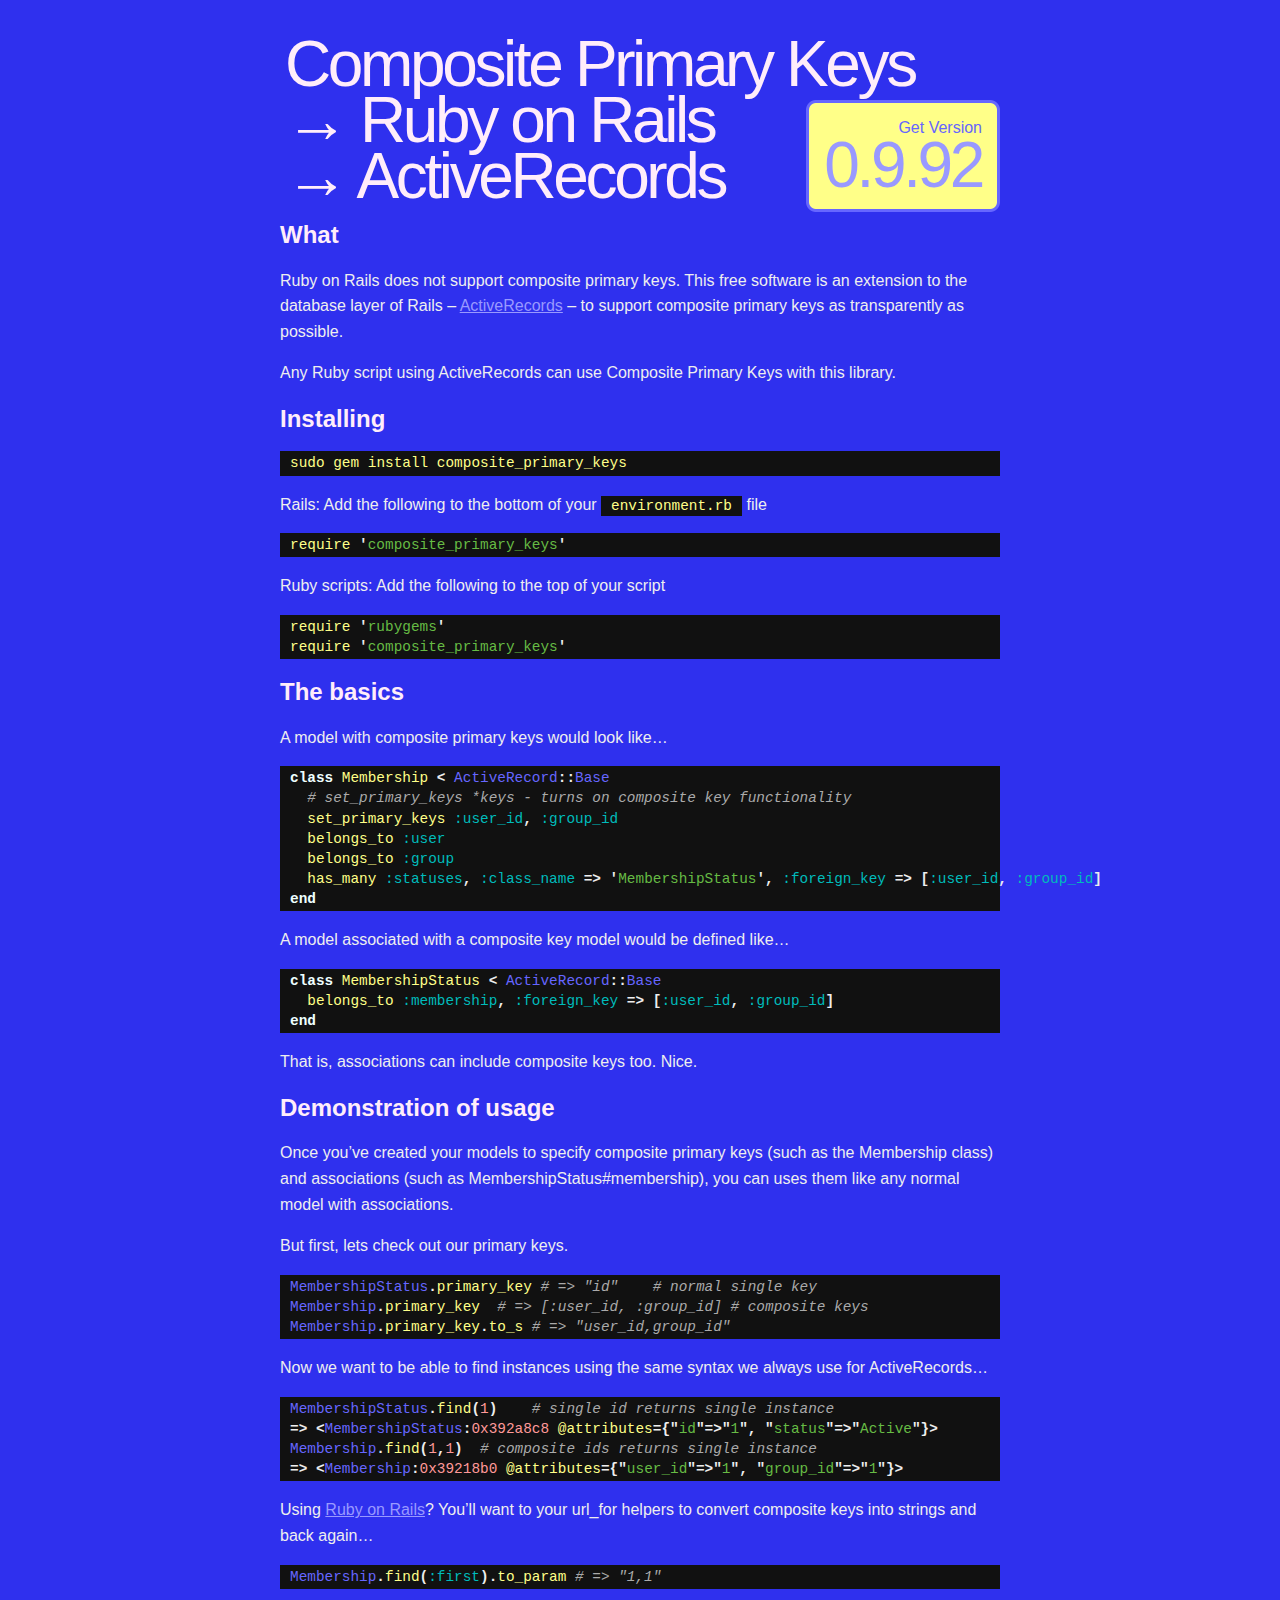
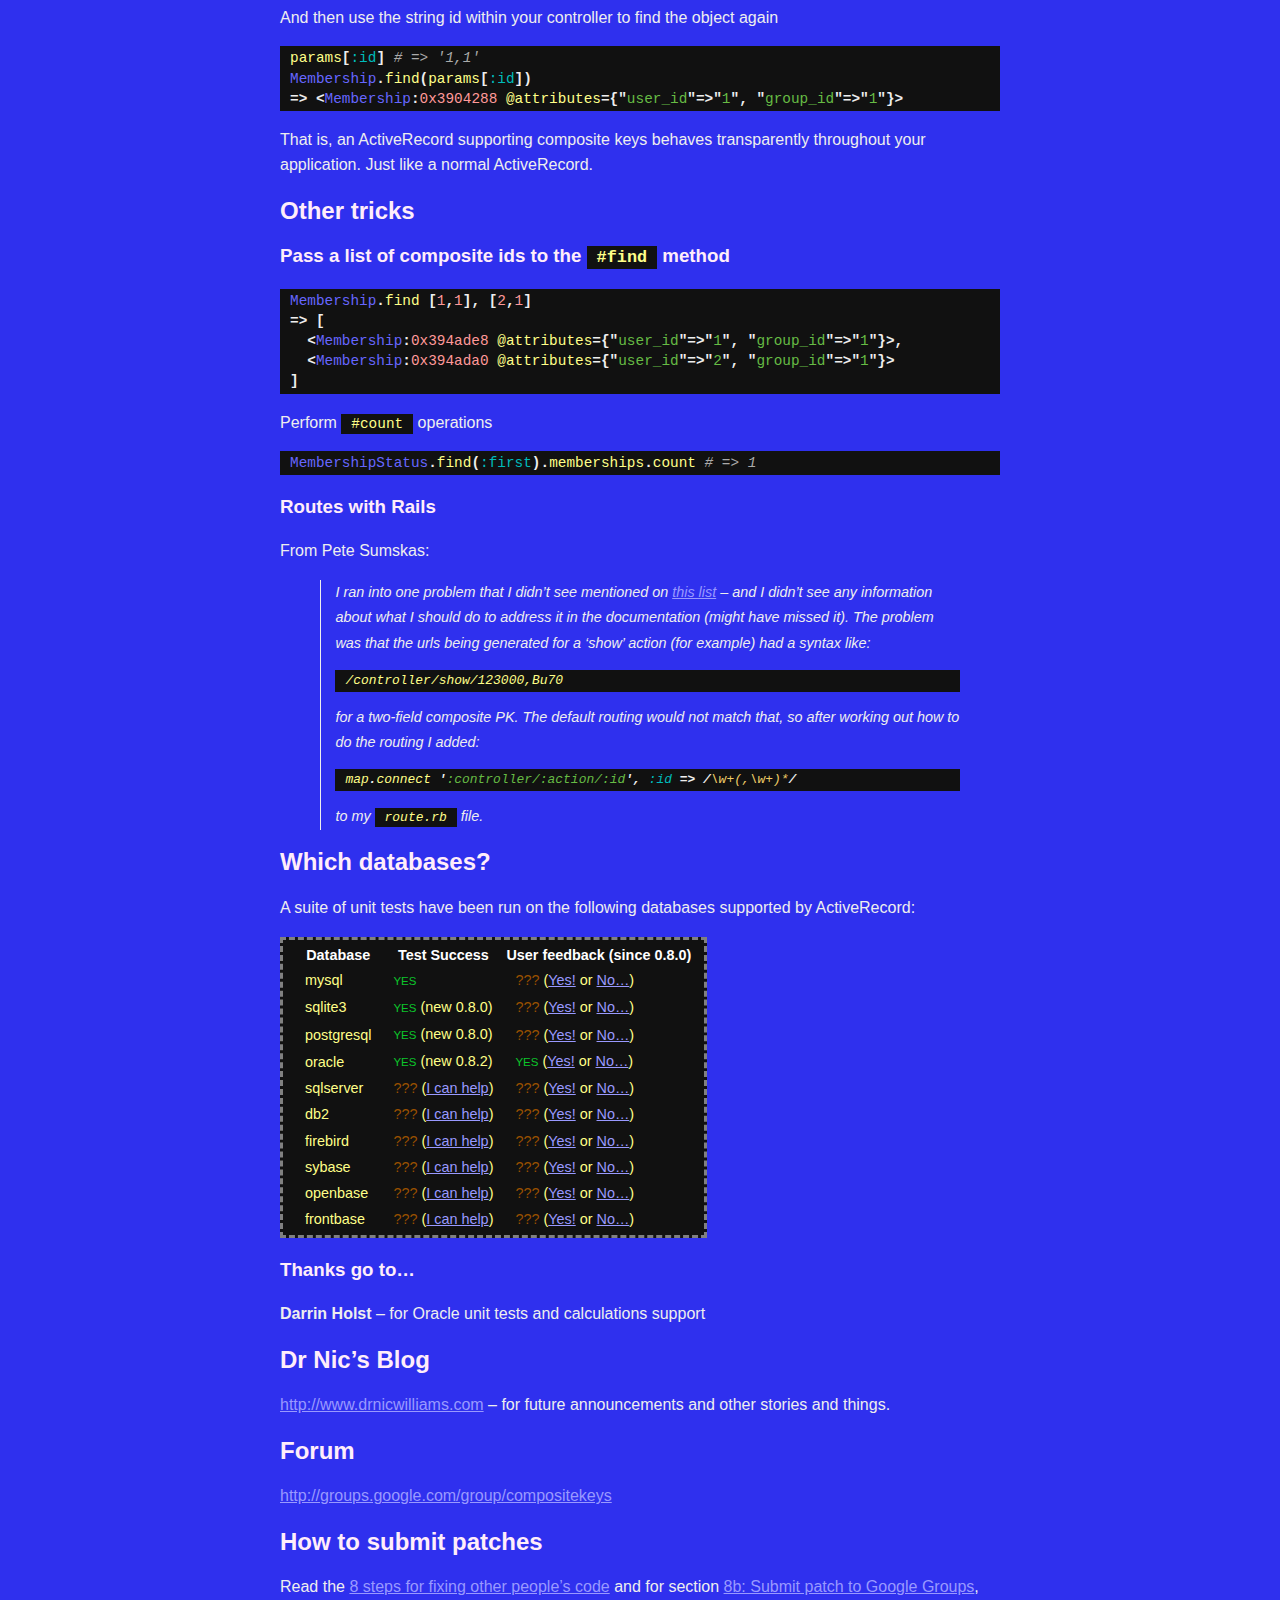
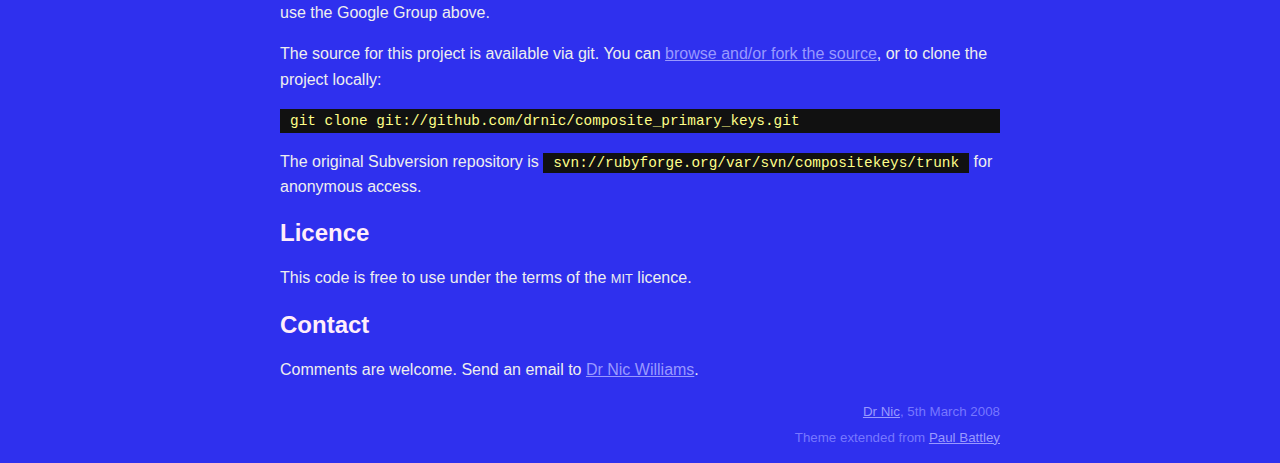
<file: vendor/plugins/composite_primary_keys/website/index.html>
<!DOCTYPE html PUBLIC "-//W3C//DTD XHTML 1.0 Strict//EN"
"http://www.w3.org/TR/xhtml1/DTD/xhtml1-strict.dtd">
<html xmlns="http://www.w3.org/1999/xhtml" xml:lang="en" lang="en">
<head>
  <link rel="stylesheet" href="stylesheets/screen.css" type="text/css" media="screen" />
  <meta http-equiv="Content-Type" content="text/html; charset=utf-8" />
  <title>
      Composite Primary Keys
  </title>
  <script src="javascripts/rounded_corners_lite.inc.js" type="text/javascript"></script>
<style>

</style>
  <script type="text/javascript">
    window.onload = function() {
      settings = {
          tl: { radius: 10 },
          tr: { radius: 10 },
          bl: { radius: 10 },
          br: { radius: 10 },
          antiAlias: true,
          autoPad: true,
          validTags: ["div"]
      }
      var versionBox = new curvyCorners(settings, document.getElementById("version"));
      versionBox.applyCornersToAll();
    }
  </script>
</head>
<body>
<div id="main">

    <h1>Composite Primary Keys</h1>
    <div id="version" class="clickable" onclick='document.location = "http://rubyforge.org/projects/compositekeys"; return false'>
      Get Version
      <a href="http://rubyforge.org/projects/compositekeys" class="numbers">0.9.92</a>
    </div>
    <h1>&#x2192; Ruby on Rails</h1>


	<h1>&#x2192; ActiveRecords</h1>


	<h2>What</h2>


	<p>Ruby on Rails does not support composite primary keys. This free software is an extension 
to the database layer of Rails &#8211; <a href="http://wiki.rubyonrails.com/rails/pages/ActiveRecord">ActiveRecords</a> &#8211; to support composite primary keys as transparently as possible.</p>


	<p>Any Ruby script using ActiveRecords can use Composite Primary Keys with this library.</p>


	<h2>Installing</h2>


	<p><pre class="syntax"><span class="ident">sudo</span> <span class="ident">gem</span> <span class="ident">install</span> <span class="ident">composite_primary_keys</span></pre></p>


	<p>Rails: Add the following to the bottom of your <code>environment.rb</code> file</p>


	<p><pre class="syntax"><span class="ident">require</span> <span class="punct">'</span><span class="string">composite_primary_keys</span><span class="punct">'</span></pre></p>


	<p>Ruby scripts: Add the following to the top of your script</p>


	<p><pre class="syntax"><span class="ident">require</span> <span class="punct">'</span><span class="string">rubygems</span><span class="punct">'</span>
<span class="ident">require</span> <span class="punct">'</span><span class="string">composite_primary_keys</span><span class="punct">'</span></pre></p>


	<h2>The basics</h2>


	<p>A model with composite primary keys would look like&#8230;</p>


	<p><pre class="syntax"><span class="keyword">class </span><span class="class">Membership</span> <span class="punct">&lt;</span> <span class="constant">ActiveRecord</span><span class="punct">::</span><span class="constant">Base</span>
  <span class="comment"># set_primary_keys *keys - turns on composite key functionality</span>
  <span class="ident">set_primary_keys</span> <span class="symbol">:user_id</span><span class="punct">,</span> <span class="symbol">:group_id</span>
  <span class="ident">belongs_to</span> <span class="symbol">:user</span>
  <span class="ident">belongs_to</span> <span class="symbol">:group</span>
  <span class="ident">has_many</span> <span class="symbol">:statuses</span><span class="punct">,</span> <span class="symbol">:class_name</span> <span class="punct">=&gt;</span> <span class="punct">'</span><span class="string">MembershipStatus</span><span class="punct">',</span> <span class="symbol">:foreign_key</span> <span class="punct">=&gt;</span> <span class="punct">[</span><span class="symbol">:user_id</span><span class="punct">,</span> <span class="symbol">:group_id</span><span class="punct">]</span>
<span class="keyword">end</span></pre></p>


	<p>A model associated with a composite key model would be defined like&#8230;</p>


	<p><pre class="syntax"><span class="keyword">class </span><span class="class">MembershipStatus</span> <span class="punct">&lt;</span> <span class="constant">ActiveRecord</span><span class="punct">::</span><span class="constant">Base</span>
  <span class="ident">belongs_to</span> <span class="symbol">:membership</span><span class="punct">,</span> <span class="symbol">:foreign_key</span> <span class="punct">=&gt;</span> <span class="punct">[</span><span class="symbol">:user_id</span><span class="punct">,</span> <span class="symbol">:group_id</span><span class="punct">]</span>
<span class="keyword">end</span></pre></p>


	<p>That is, associations can include composite keys too. Nice.</p>


	<h2>Demonstration of usage</h2>


	<p>Once you&#8217;ve created your models to specify composite primary keys (such as the Membership class) and associations (such as MembershipStatus#membership), you can uses them like any normal model with associations.</p>


	<p>But first, lets check out our primary keys.</p>


	<p><pre class="syntax"><span class="constant">MembershipStatus</span><span class="punct">.</span><span class="ident">primary_key</span> <span class="comment"># =&gt; &quot;id&quot;    # normal single key</span>
<span class="constant">Membership</span><span class="punct">.</span><span class="ident">primary_key</span>  <span class="comment"># =&gt; [:user_id, :group_id] # composite keys</span>
<span class="constant">Membership</span><span class="punct">.</span><span class="ident">primary_key</span><span class="punct">.</span><span class="ident">to_s</span> <span class="comment"># =&gt; &quot;user_id,group_id&quot;</span></pre></p>


	<p>Now we want to be able to find instances using the same syntax we always use for ActiveRecords&#8230;</p>


	<p><pre class="syntax"><span class="constant">MembershipStatus</span><span class="punct">.</span><span class="ident">find</span><span class="punct">(</span><span class="number">1</span><span class="punct">)</span>    <span class="comment"># single id returns single instance</span>
<span class="punct">=&gt;</span> <span class="punct">&lt;</span><span class="constant">MembershipStatus</span><span class="punct">:</span><span class="number">0x392a8c8</span> <span class="attribute">@attributes</span><span class="punct">={&quot;</span><span class="string">id</span><span class="punct">&quot;=&gt;&quot;</span><span class="string">1</span><span class="punct">&quot;,</span> <span class="punct">&quot;</span><span class="string">status</span><span class="punct">&quot;=&gt;&quot;</span><span class="string">Active</span><span class="punct">&quot;}&gt;</span>
<span class="constant">Membership</span><span class="punct">.</span><span class="ident">find</span><span class="punct">(</span><span class="number">1</span><span class="punct">,</span><span class="number">1</span><span class="punct">)</span>  <span class="comment"># composite ids returns single instance</span>
<span class="punct">=&gt;</span> <span class="punct">&lt;</span><span class="constant">Membership</span><span class="punct">:</span><span class="number">0x39218b0</span> <span class="attribute">@attributes</span><span class="punct">={&quot;</span><span class="string">user_id</span><span class="punct">&quot;=&gt;&quot;</span><span class="string">1</span><span class="punct">&quot;,</span> <span class="punct">&quot;</span><span class="string">group_id</span><span class="punct">&quot;=&gt;&quot;</span><span class="string">1</span><span class="punct">&quot;}&gt;</span></pre></p>


	<p>Using <a href="http://www.rubyonrails.org">Ruby on Rails</a>? You&#8217;ll want to your url_for helpers
to convert composite keys into strings and back again&#8230;</p>


	<p><pre class="syntax"><span class="constant">Membership</span><span class="punct">.</span><span class="ident">find</span><span class="punct">(</span><span class="symbol">:first</span><span class="punct">).</span><span class="ident">to_param</span> <span class="comment"># =&gt; &quot;1,1&quot;</span></pre></p>


	<p>And then use the string id within your controller to find the object again</p>


	<p><pre class="syntax"><span class="ident">params</span><span class="punct">[</span><span class="symbol">:id</span><span class="punct">]</span> <span class="comment"># =&gt; '1,1'</span>
<span class="constant">Membership</span><span class="punct">.</span><span class="ident">find</span><span class="punct">(</span><span class="ident">params</span><span class="punct">[</span><span class="symbol">:id</span><span class="punct">])</span>
<span class="punct">=&gt;</span> <span class="punct">&lt;</span><span class="constant">Membership</span><span class="punct">:</span><span class="number">0x3904288</span> <span class="attribute">@attributes</span><span class="punct">={&quot;</span><span class="string">user_id</span><span class="punct">&quot;=&gt;&quot;</span><span class="string">1</span><span class="punct">&quot;,</span> <span class="punct">&quot;</span><span class="string">group_id</span><span class="punct">&quot;=&gt;&quot;</span><span class="string">1</span><span class="punct">&quot;}&gt;</span></pre></p>


	<p>That is, an ActiveRecord supporting composite keys behaves transparently
throughout your application. Just like a normal ActiveRecord.</p>


	<h2>Other tricks</h2>


	<h3>Pass a list of composite ids to the <code>#find</code> method</h3>


	<p><pre class="syntax"><span class="constant">Membership</span><span class="punct">.</span><span class="ident">find</span> <span class="punct">[</span><span class="number">1</span><span class="punct">,</span><span class="number">1</span><span class="punct">],</span> <span class="punct">[</span><span class="number">2</span><span class="punct">,</span><span class="number">1</span><span class="punct">]</span>
<span class="punct">=&gt;</span> <span class="punct">[</span>
  <span class="punct">&lt;</span><span class="constant">Membership</span><span class="punct">:</span><span class="number">0x394ade8</span> <span class="attribute">@attributes</span><span class="punct">={&quot;</span><span class="string">user_id</span><span class="punct">&quot;=&gt;&quot;</span><span class="string">1</span><span class="punct">&quot;,</span> <span class="punct">&quot;</span><span class="string">group_id</span><span class="punct">&quot;=&gt;&quot;</span><span class="string">1</span><span class="punct">&quot;}&gt;,</span> 
  <span class="punct">&lt;</span><span class="constant">Membership</span><span class="punct">:</span><span class="number">0x394ada0</span> <span class="attribute">@attributes</span><span class="punct">={&quot;</span><span class="string">user_id</span><span class="punct">&quot;=&gt;&quot;</span><span class="string">2</span><span class="punct">&quot;,</span> <span class="punct">&quot;</span><span class="string">group_id</span><span class="punct">&quot;=&gt;&quot;</span><span class="string">1</span><span class="punct">&quot;}&gt;</span>
<span class="punct">]</span></pre></p>


	<p>Perform <code>#count</code> operations</p>


	<p><pre class="syntax"><span class="constant">MembershipStatus</span><span class="punct">.</span><span class="ident">find</span><span class="punct">(</span><span class="symbol">:first</span><span class="punct">).</span><span class="ident">memberships</span><span class="punct">.</span><span class="ident">count</span> <span class="comment"># =&gt; 1</span></pre></p>


	<h3>Routes with Rails</h3>


	<p>From Pete Sumskas:</p>


<blockquote>
    I ran into one problem that I didn&#8217;t see mentioned on <a href="http://groups.google.com/group/compositekeys">this list</a> &#8211; 
    and I    didn&#8217;t see any information about what I should do to address it in the
    documentation (might have missed it).

    The problem was that the urls being generated for a &#8216;show&#8217; action (for
    example) had a syntax like:

    <pre>/controller/show/123000,Bu70</pre>

    for a two-field composite PK. The default routing would not match that,
    so after working out how to do the routing I added:

    <pre class="syntax"><span class="ident">map</span><span class="punct">.</span><span class="ident">connect</span> <span class="punct">'</span><span class="string">:controller/:action/:id</span><span class="punct">',</span> <span class="symbol">:id</span> <span class="punct">=&gt;</span> <span class="punct">/</span><span class="regex"><span class="escape">\w</span>+(,<span class="escape">\w</span>+)*</span><span class="punct">/</span></pre>

    to my <code>route.rb</code> file.

</blockquote>

	<p><a name="dbs"></a></p>


	<h2>Which databases?</h2>


	<p>A suite of unit tests have been run on the following databases supported by ActiveRecord:</p>


	<table>
		<tr>
			<th>Database</th>
			<th>Test Success</th>
			<th>User feedback (since 0.8.0)</th>
		</tr>
		<tr>
			<td>mysql     </td>
			<td><span class=success><span class="caps">YES</span></span></td>
			<td><span class=unknown>???</span> (<a href="mailto:compositekeys@googlegroups.com?subject=Mysql+is+working">Yes!</a> or <a href="mailto:compositekeys@googlegroups.com?subject=Mysql+is+failing">No&#8230;</a>)</td>
		</tr>
		<tr>
			<td>sqlite3   </td>
			<td><span class=success><span class="caps">YES</span></span> (new 0.8.0)</td>
			<td><span class=unknown>???</span> (<a href="mailto:compositekeys@googlegroups.com?subject=Sqlite3+is+working">Yes!</a> or <a href="mailto:compositekeys@googlegroups.com?subject=Sqlite3+is+failing">No&#8230;</a>)</td>
		</tr>
		<tr>
			<td>postgresql</td>
			<td><span class=success><span class="caps">YES</span></span> (new 0.8.0)</td>
			<td><span class=unknown>???</span> (<a href="mailto:compositekeys@googlegroups.com?subject=Postgresql+is+working">Yes!</a> or <a href="mailto:compositekeys@googlegroups.com?subject=Postgresql+is+failing">No&#8230;</a>)</td>
		</tr>
		<tr>
			<td>oracle    </td>
			<td><span class=success><span class="caps">YES</span></span> (new 0.8.2)</td>
			<td><span class=success><span class="caps">YES</span></span> (<a href="mailto:compositekeys@googlegroups.com?subject=Oracle+is+working">Yes!</a> or <a href="mailto:compositekeys@googlegroups.com?subject=Oracle+is+failing">No&#8230;</a>)</td>
		</tr>
		<tr>
			<td>sqlserver </td>
			<td><span class=unknown>???</span> (<a href="mailto:compositekeys@googlegroups.com?subject=Help+with+SQLServer">I can help</a>)</td>
			<td><span class=unknown>???</span> (<a href="mailto:compositekeys@googlegroups.com?subject=SQLServer+is+working">Yes!</a> or <a href="mailto:compositekeys@googlegroups.com?subject=SQLServer+is+failing">No&#8230;</a>)</td>
		</tr>
		<tr>
			<td>db2       </td>
			<td><span class=unknown>???</span> (<a href="mailto:compositekeys@googlegroups.com?subject=Help+with+DB2">I can help</a>)</td>
			<td><span class=unknown>???</span> (<a href="mailto:compositekeys@googlegroups.com?subject=DB2+is+working">Yes!</a> or <a href="mailto:compositekeys@googlegroups.com?subject=DB2+is+failing">No&#8230;</a>)</td>
		</tr>
		<tr>
			<td>firebird  </td>
			<td><span class=unknown>???</span> (<a href="mailto:compositekeys@googlegroups.com?subject=Help+with+Firebird">I can help</a>)</td>
			<td><span class=unknown>???</span> (<a href="mailto:compositekeys@googlegroups.com?subject=Firebird+is+working">Yes!</a> or <a href="mailto:compositekeys@googlegroups.com?subject=Firebird+is+failing">No&#8230;</a>)</td>
		</tr>
		<tr>
			<td>sybase    </td>
			<td><span class=unknown>???</span> (<a href="mailto:compositekeys@googlegroups.com?subject=Help+with+Sybase">I can help</a>)</td>
			<td><span class=unknown>???</span> (<a href="mailto:compositekeys@googlegroups.com?subject=Sybase+is+working">Yes!</a> or <a href="mailto:compositekeys@googlegroups.com?subject=Sybase+is+failing">No&#8230;</a>)</td>
		</tr>
		<tr>
			<td>openbase  </td>
			<td><span class=unknown>???</span> (<a href="mailto:compositekeys@googlegroups.com?subject=Help+with+Openbase">I can help</a>)</td>
			<td><span class=unknown>???</span> (<a href="mailto:compositekeys@googlegroups.com?subject=Openbase+is+working">Yes!</a> or <a href="mailto:compositekeys@googlegroups.com?subject=Openbase+is+failing">No&#8230;</a>)</td>
		</tr>
		<tr>
			<td>frontbase </td>
			<td><span class=unknown>???</span> (<a href="mailto:compositekeys@googlegroups.com?subject=Help+with+Frontbase">I can help</a>)</td>
			<td><span class=unknown>???</span> (<a href="mailto:compositekeys@googlegroups.com?subject=Frontbase+is+working">Yes!</a> or <a href="mailto:compositekeys@googlegroups.com?subject=Frontbase+is+failing">No&#8230;</a>)</td>
		</tr>
	</table>




	<h3>Thanks go to&#8230;</h3>


	<p><strong>Darrin Holst</strong> &#8211; for Oracle unit tests and calculations support</p>


	<h2>Dr Nic&#8217;s Blog</h2>


	<p><a href="http://www.drnicwilliams.com">http://www.drnicwilliams.com</a> &#8211; for future announcements and
other stories and things.</p>


	<h2>Forum</h2>


	<p><a href="http://groups.google.com/group/compositekeys">http://groups.google.com/group/compositekeys</a></p>


	<h2>How to submit patches</h2>


	<p>Read the <a href="http://drnicwilliams.com/2007/06/01/8-steps-for-fixing-other-peoples-code/">8 steps for fixing other people&#8217;s code</a> and for section <a href="http://drnicwilliams.com/2007/06/01/8-steps-for-fixing-other-peoples-code/#8b-google-groups">8b: Submit patch to Google Groups</a>, use the Google Group above.</p>


	<p>The source for this project is available via git. You can <a href="http://github.com/drnic/composite_primary_keys/tree/master">browse and/or fork the source</a>, or to clone the project locally:</p>


<pre>git clone git://github.com/drnic/composite_primary_keys.git</pre>

	<p>The original Subversion repository is <code>svn://rubyforge.org/var/svn/compositekeys/trunk</code> for anonymous access.</p>


	<h2>Licence</h2>


	<p>This code is free to use under the terms of the <span class="caps">MIT</span> licence.</p>


	<h2>Contact</h2>


	<p>Comments are welcome. Send an email to <a href="mailto:drnicwilliams@gmail.com">Dr Nic Williams</a>.</p>
    <p class="coda">
      <a href="mailto:drnicwilliams@gmail.com">Dr Nic</a>, 5th March 2008<br>
      Theme extended from <a href="http://rb2js.rubyforge.org/">Paul Battley</a>
    </p>
</div>

<script src="http://www.google-analytics.com/urchin.js" type="text/javascript">
</script>
<script type="text/javascript">
_uacct = "UA-567811-2";
urchinTracker();
</script>

</body>
</html>
</file>
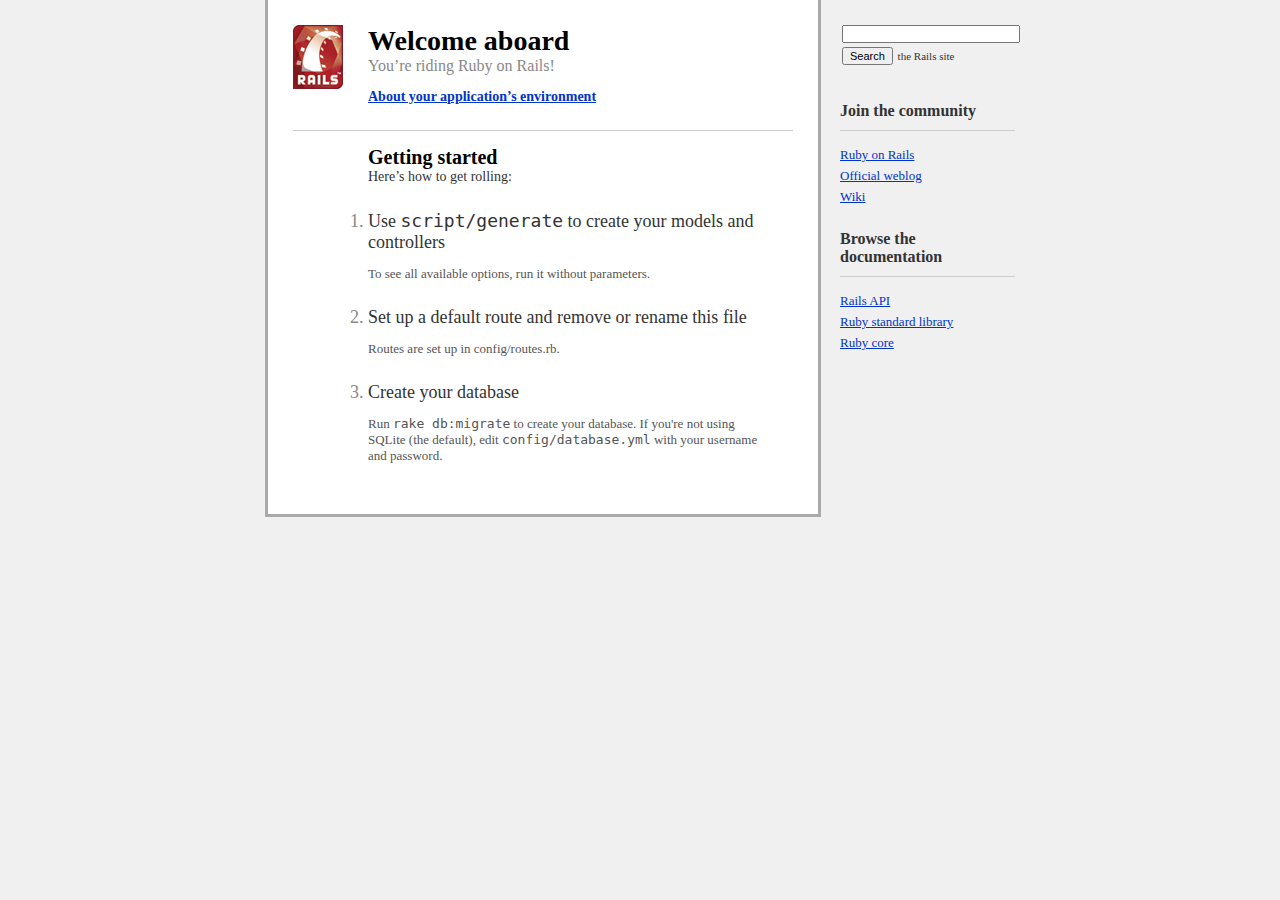
<file: vendor/rails/railties/html/index.html>
<!DOCTYPE html PUBLIC "-//W3C//DTD XHTML 1.0 Transitional//EN"
        "http://www.w3.org/TR/xhtml1/DTD/xhtml1-transitional.dtd">
<html>
  <head>
    <meta http-equiv="Content-type" content="text/html; charset=utf-8" />
    <title>Ruby on Rails: Welcome aboard</title>
    <style type="text/css" media="screen">
      body {
        margin: 0;
        margin-bottom: 25px;
        padding: 0;
        background-color: #f0f0f0;
        font-family: "Lucida Grande", "Bitstream Vera Sans", "Verdana";
        font-size: 13px;
        color: #333;
      }
      
      h1 {
        font-size: 28px;
        color: #000;
      }
      
      a  {color: #03c}
      a:hover {
        background-color: #03c;
        color: white;
        text-decoration: none;
      }
      
      
      #page {
        background-color: #f0f0f0;
        width: 750px;
        margin: 0;
        margin-left: auto;
        margin-right: auto;
      }
      
      #content {
        float: left;
        background-color: white;
        border: 3px solid #aaa;
        border-top: none;
        padding: 25px;
        width: 500px;
      }
      
      #sidebar {
        float: right;
        width: 175px;
      }

      #footer {
        clear: both;
      }
      

      #header, #about, #getting-started {
        padding-left: 75px;
        padding-right: 30px;
      }


      #header {
        background-image: url("images/rails.png");
        background-repeat: no-repeat;
        background-position: top left;
        height: 64px;
      }
      #header h1, #header h2 {margin: 0}
      #header h2 {
        color: #888;
        font-weight: normal;
        font-size: 16px;
      }
      
      
      #about h3 {
        margin: 0;
        margin-bottom: 10px;
        font-size: 14px;
      }
      
      #about-content {
        background-color: #ffd;
        border: 1px solid #fc0;
        margin-left: -11px;
      }
      #about-content table {
        margin-top: 10px;
        margin-bottom: 10px;
        font-size: 11px;
        border-collapse: collapse;
      }
      #about-content td {
        padding: 10px;
        padding-top: 3px;
        padding-bottom: 3px;
      }
      #about-content td.name  {color: #555}
      #about-content td.value {color: #000}
      
      #about-content.failure {
        background-color: #fcc;
        border: 1px solid #f00;
      }
      #about-content.failure p {
        margin: 0;
        padding: 10px;
      }
      
      
      #getting-started {
        border-top: 1px solid #ccc;
        margin-top: 25px;
        padding-top: 15px;
      }
      #getting-started h1 {
        margin: 0;
        font-size: 20px;
      }
      #getting-started h2 {
        margin: 0;
        font-size: 14px;
        font-weight: normal;
        color: #333;
        margin-bottom: 25px;
      }
      #getting-started ol {
        margin-left: 0;
        padding-left: 0;
      }
      #getting-started li {
        font-size: 18px;
        color: #888;
        margin-bottom: 25px;
      }
      #getting-started li h2 {
        margin: 0;
        font-weight: normal;
        font-size: 18px;
        color: #333;
      }
      #getting-started li p {
        color: #555;
        font-size: 13px;
      }
      
      
      #search {
        margin: 0;
        padding-top: 10px;
        padding-bottom: 10px;
        font-size: 11px;
      }
      #search input {
        font-size: 11px;
        margin: 2px;
      }
      #search-text {width: 170px}
      
      
      #sidebar ul {
        margin-left: 0;
        padding-left: 0;
      }
      #sidebar ul h3 {
        margin-top: 25px;
        font-size: 16px;
        padding-bottom: 10px;
        border-bottom: 1px solid #ccc;
      }
      #sidebar li {
        list-style-type: none;
      }
      #sidebar ul.links li {
        margin-bottom: 5px;
      }
      
    </style>
    <script type="text/javascript" src="javascripts/prototype.js"></script>
    <script type="text/javascript" src="javascripts/effects.js"></script>
    <script type="text/javascript">
      function about() {
        if (Element.empty('about-content')) {
          new Ajax.Updater('about-content', 'rails/info/properties', {
            method:     'get',
            onFailure:  function() {Element.classNames('about-content').add('failure')},
            onComplete: function() {new Effect.BlindDown('about-content', {duration: 0.25})}
          });
        } else {
          new Effect[Element.visible('about-content') ? 
            'BlindUp' : 'BlindDown']('about-content', {duration: 0.25});
        }
      }
      
      window.onload = function() {
        $('search-text').value = '';
        $('search').onsubmit = function() {
          $('search-text').value = 'site:rubyonrails.org ' + $F('search-text');
        }
      }
    </script>
  </head>
  <body>
    <div id="page">
      <div id="sidebar">
        <ul id="sidebar-items">
          <li>
            <form id="search" action="http://www.google.com/search" method="get">
              <input type="hidden" name="hl" value="en" />
              <input type="text" id="search-text" name="q" value="site:rubyonrails.org " />
              <input type="submit" value="Search" /> the Rails site
            </form>
          </li>
        
          <li>
            <h3>Join the community</h3>
            <ul class="links">
              <li><a href="http://www.rubyonrails.org/">Ruby on Rails</a></li>
              <li><a href="http://weblog.rubyonrails.org/">Official weblog</a></li>
              <li><a href="http://wiki.rubyonrails.org/">Wiki</a></li>
            </ul>
          </li>
          
          <li>
            <h3>Browse the documentation</h3>
            <ul class="links">
              <li><a href="http://api.rubyonrails.org/">Rails API</a></li>
              <li><a href="http://stdlib.rubyonrails.org/">Ruby standard library</a></li>
              <li><a href="http://corelib.rubyonrails.org/">Ruby core</a></li>
            </ul>
          </li>
        </ul>
      </div>

      <div id="content">
        <div id="header">
          <h1>Welcome aboard</h1>
          <h2>You&rsquo;re riding Ruby on Rails!</h2>
        </div>

        <div id="about">
          <h3><a href="rails/info/properties" onclick="about(); return false">About your application&rsquo;s environment</a></h3>
          <div id="about-content" style="display: none"></div>
        </div>
        
        <div id="getting-started">
          <h1>Getting started</h1>
          <h2>Here&rsquo;s how to get rolling:</h2>
          
          <ol>          
            <li>
              <h2>Use <tt>script/generate</tt> to create your models and controllers</h2>
              <p>To see all available options, run it without parameters.</p>
            </li>
            
            <li>
              <h2>Set up a default route and remove or rename this file</h2>
              <p>Routes are set up in config/routes.rb.</p>
            </li>

            <li>
              <h2>Create your database</h2>
              <p>Run <tt>rake db:migrate</tt> to create your database. If you're not using SQLite (the default), edit <tt>config/database.yml</tt> with your username and password.</p>
            </li>
          </ol>
        </div>
      </div>
      
      <div id="footer">&nbsp;</div>
    </div>
  </body>
</html>
</file>
<file: vendor/plugins/composite_primary_keys/website/stylesheets/screen.css>
body {
  background-color: #2F30EE;
  font-family: "Georgia", sans-serif;
  font-size: 16px;
  line-height: 1.6em;
  padding: 1.6em 0 0 0;
  color: #eee;
}
h1, h2, h3, h4, h5, h6 {
  color: #FFEDFA;
}
h1 { 
  font-family: sans-serif;
  font-weight: normal;
  font-size: 4em;
  line-height: 0.8em;
  letter-spacing: -0.1ex;
	margin: 5px;
}
li {
  padding: 0;
  margin: 0;
  list-style-type: square;
}
a {
  color: #99f;
  font-weight: normal;
  text-decoration: underline;
}
blockquote {
  font-size: 90%;
  font-style: italic;
  border-left: 1px solid #eee;
  padding-left: 1em;
}
.caps {
  font-size: 80%;
}

#main {
  width: 45em;
  padding: 0;
  margin: 0 auto;
}
.coda {
  text-align: right;
  color: #77f;
  font-size: smaller;
}

table {
  font-size: 90%;
  line-height: 1.4em;
  color: #ff8;
  background-color: #111;
  padding: 2px 10px 2px 10px;
	border-style: dashed;
}

th {
	color: #fff;
}

td {
  padding: 2px 10px 2px 10px;
}

.success {
	color: #0CC52B;
}

.failed {
	color: #E90A1B;
}

.unknown {
	color: #995000;
}
pre, code {
  font-family: monospace;
  font-size: 90%;
  line-height: 1.4em;
  color: #ff8;
  background-color: #111;
  padding: 2px 10px 2px 10px;
}
.comment { color: #aaa; font-style: italic; }
.keyword { color: #eff; font-weight: bold; }
.punct { color: #eee; font-weight: bold; }
.symbol { color: #0bb; }
.string { color: #6b4; }
.ident { color: #ff8; }
.constant { color: #66f; }
.regex { color: #ec6; }
.number { color: #F99; }
.expr { color: #227; }

#version {
  float: right;
  text-align: right;
  font-family: sans-serif;
  font-weight: normal;
  background-color: #ff8;
  color: #66f;
  padding: 15px 20px 10px 20px;
  margin: 0 auto;
	margin-top: 15px;
  border: 3px solid #66f;
}

#version .numbers {
  display: block;
  font-size: 4em;
  line-height: 0.8em;
  letter-spacing: -0.1ex;
}

#version a {
  text-decoration: none;
}

.clickable {
	cursor:	pointer; 
	cursor:	hand;
}
</file>
